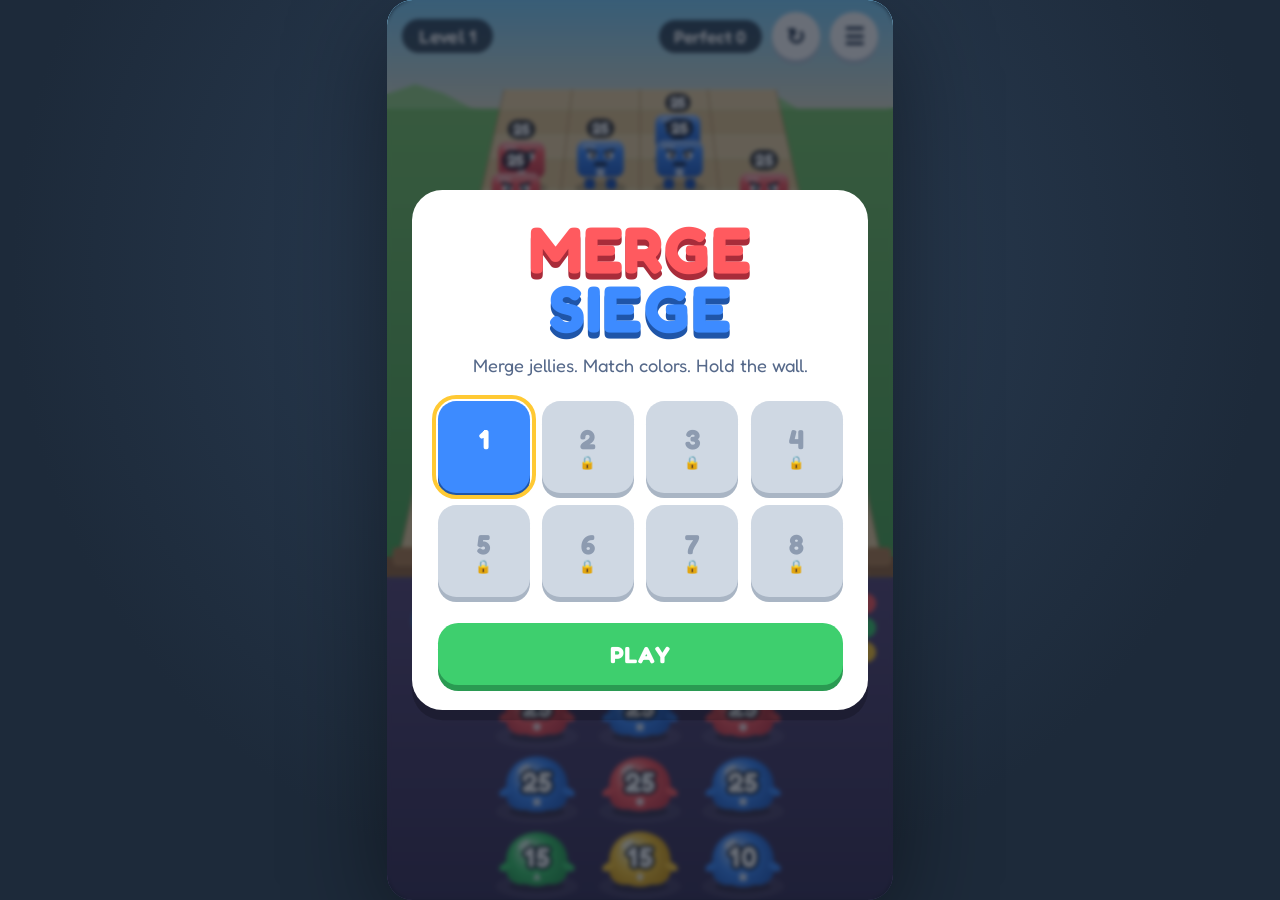
<file: merge-siege/index.html>
<!doctype html><html><head><meta charset=utf8><meta name=viewport content="width=device-width,initial-scale=1,viewport-fit=cover"><style>:root{color-scheme:light;box-sizing:border-box;padding-top:env(safe-area-inset-top,0px);padding-bottom:env(safe-area-inset-bottom,0px)}html{scroll-padding-top:env(safe-area-inset-top,0px)}body{margin:0;padding:0;font:14px -apple-system,BlinkMacSystemFont,sans-serif;background:#faf9f5;color:#141413}img{max-width:100%}[hidden]:not([hidden=until-found i]){display:none!important}</style></head><body>
<title>Merge Siege</title>
<link rel="preconnect" href="https://fonts.googleapis.com">
<link rel="stylesheet" href="https://fonts.googleapis.com/css2?family=Fredoka:wght@500;600;700&display=swap">
<style>
  [hidden] { display: none !important; }
  html, body { height: 100%; margin: 0; }
  body {
    background: #1d2a3a;
    background-image: radial-gradient(circle at 50% 30%, #2c4058 0%, #1d2a3a 70%);
    color: #fff;
    font-family: "Fredoka", "Trebuchet MS", system-ui, sans-serif;
    display: flex; align-items: center; justify-content: center;
    overflow: hidden; user-select: none; -webkit-user-select: none;
    touch-action: none;
  }
  #stage {
    position: relative;
    width: min(100vw, calc(100dvh * 9 / 16));
    aspect-ratio: 9 / 16;
    max-height: 100dvh;
    container-type: inline-size;
    overflow: hidden;
    border-radius: 2cqw;
    box-shadow: 0 2cqw 8cqw rgba(0,0,0,.45);
  }
  canvas { position: absolute; inset: 0; width: 100%; height: 100%; display: block; }

  .hud {
    position: absolute; left: 0; right: 0; top: 0;
    display: flex; align-items: center; gap: 2cqw;
    padding: 2.4cqw 3cqw;
    pointer-events: none;
  }
  .lvl {
    background: rgba(20,30,48,.72); border-radius: 99cqw; padding: 1.2cqw 3.4cqw;
    font-size: 3.6cqw; font-weight: 600; letter-spacing: .02em; white-space: nowrap;
  }
  .lvl b { color: #ffd257; font-weight: 700; }
  .lvl.hard { background: #b3263b; }
  .spacer { flex: 1; }
  .chip {
    background: rgba(20,30,48,.72); border-radius: 99cqw; padding: 1.2cqw 3cqw;
    font-size: 3.4cqw; font-weight: 600; white-space: nowrap; font-variant-numeric: tabular-nums;
  }
  .chip.freeze { background: #2f8fd6; }
  .hbtn {
    pointer-events: auto; border: 0; cursor: pointer;
    width: 9.5cqw; height: 9.5cqw; border-radius: 50%;
    background: #fff; color: #24344b; font: 700 4.6cqw "Fredoka", sans-serif;
    box-shadow: 0 .8cqw 0 #b9c6d6;
    display: grid; place-items: center;
  }
  .hbtn:active { transform: translateY(.6cqw); box-shadow: 0 .2cqw 0 #b9c6d6; }
  .hbtn:focus-visible, .btn:focus-visible, .lchip:focus-visible { outline: .8cqw solid #ffd257; outline-offset: .6cqw; }

  .tip {
    position: absolute; left: 50%; top: 40%; transform: translateX(-50%);
    width: 84%; text-align: center;
    background: rgba(255,255,255,.94); color: #24344b;
    border-radius: 4cqw; padding: 2.6cqw 4cqw;
    font-size: 3.9cqw; font-weight: 600; line-height: 1.25;
    box-shadow: 0 1.2cqw 0 rgba(0,0,0,.18);
    pointer-events: none;
    transition: opacity .3s;
  }
  .tip small { display: block; font-size: 3cqw; color: #6a7d96; font-weight: 500; margin-top: .8cqw; }

  .overlay {
    position: absolute; inset: 0; display: grid; place-items: center;
    background: rgba(14,22,36,.62); backdrop-filter: blur(2px);
  }
  .card {
    width: 80%; background: #fff; color: #24344b; border-radius: 6cqw;
    padding: 6cqw 5cqw 5cqw; text-align: center;
    box-shadow: 0 2cqw 0 rgba(0,0,0,.2);
    animation: pop .35s cubic-bezier(.2,1.6,.4,1);
  }
  @keyframes pop { from { transform: scale(.7); opacity: 0; } to { transform: scale(1); opacity: 1; } }
  .card h2 { margin: 0 0 1cqw; font-size: 8cqw; line-height: 1; letter-spacing: .01em; text-wrap: balance; }
  .card h2.win { color: #2aa55a; }
  .card h2.lose { color: #d8364a; }
  .card p { margin: 1.5cqw 0 4cqw; font-size: 3.8cqw; color: #56698a; line-height: 1.35; }
  .stars { font-size: 10cqw; letter-spacing: 1cqw; color: #ffc933; margin: 1cqw 0 2cqw; }
  .stars .off { color: #dfe5ee; }
  .stats { display: grid; grid-template-columns: 1fr 1fr 1fr; gap: 2cqw; margin: 0 0 5cqw; }
  .stats div { background: #f1f5fa; border-radius: 3cqw; padding: 2cqw 1cqw; font-size: 3cqw; color: #6a7d96; }
  .stats b { display: block; font-size: 5.4cqw; color: #24344b; font-variant-numeric: tabular-nums; }
  .btns { display: grid; gap: 2.6cqw; }
  .btn {
    border: 0; cursor: pointer; border-radius: 4cqw; padding: 3.4cqw 4cqw;
    font: 700 4.6cqw "Fredoka", sans-serif; letter-spacing: .02em;
    background: #3ecf6e; color: #fff; box-shadow: 0 1.2cqw 0 #28995050;
    box-shadow: 0 1.2cqw 0 #2a9a52;
  }
  .btn:active { transform: translateY(.8cqw); box-shadow: 0 .4cqw 0 #2a9a52; }
  .btn.ad { background: #ffb020; box-shadow: 0 1.2cqw 0 #c98400; }
  .btn.ad::before { content: "AD"; font-size: 2.8cqw; background: rgba(0,0,0,.2); border-radius: 1.4cqw; padding: .4cqw 1.4cqw; margin-right: 2cqw; vertical-align: middle; }
  .btn.ghost { background: #e8eef5; color: #56698a; box-shadow: 0 1.2cqw 0 #c7d2df; }
  .btn[disabled] { opacity: .45; pointer-events: none; }

  .title h1 {
    margin: 0; font-size: 13cqw; line-height: .9; color: #ff5a5f;
    text-shadow: 0 1.2cqw 0 #a82c3a; letter-spacing: .01em;
  }
  .title h1 span { color: #3d8bff; text-shadow: 0 1.2cqw 0 #1f55a8; }
  .title .sub { font-size: 3.6cqw; color: #56698a; margin: 3cqw 0 5cqw; }
  .levels { display: grid; grid-template-columns: repeat(4, 1fr); gap: 2.4cqw; margin-bottom: 5cqw; }
  .lchip {
    border: 0; cursor: pointer; aspect-ratio: 1; border-radius: 3.6cqw;
    background: #3d8bff; color: #fff; font: 700 5.4cqw "Fredoka", sans-serif;
    box-shadow: 0 1cqw 0 #1f55a8; display: grid; place-items: center; line-height: 1;
    padding: 0;
  }
  .lchip small { display: block; font-size: 2.6cqw; color: #ffd257; letter-spacing: .1em; margin-top: .6cqw; }
  .lchip.hard { background: #d8364a; box-shadow: 0 1cqw 0 #8e1f2d; }
  .lchip.locked { background: #cfd8e3; box-shadow: 0 1cqw 0 #a9b5c4; color: #8d9bb0; cursor: default; }
  .lchip.current { outline: .8cqw solid #ffc933; outline-offset: .5cqw; }

  #debug {
    position: absolute; right: 2cqw; top: 14cqw; width: 50%;
    background: rgba(10,16,28,.88); color: #bfe3ff;
    font: 500 2.6cqw ui-monospace, Menlo, Consolas, monospace; line-height: 1.4;
    border-radius: 2cqw; padding: 2cqw 2.4cqw; white-space: pre-wrap;
  }
  #debug button { font: inherit; margin-top: 1.4cqw; border: 0; border-radius: 1cqw; padding: 1cqw 2cqw; cursor: pointer; background: #ffd257; color: #24344b; }
  @media (prefers-reduced-motion: reduce) { .card { animation: none; } }
</style>
<div id="stage">
  <canvas id="cv" width="540" height="960"></canvas>

  <div class="hud">
    <div class="lvl" id="hudLevel">Level 1</div>
    <div class="chip freeze" id="hudFreeze" hidden>Frozen 3</div>
    <div class="spacer"></div>
    <div class="chip" id="hudPerfect">Perfect 0</div>
    <button class="hbtn" id="btnRestart" aria-label="Restart level" title="Restart">&#8635;</button>
    <button class="hbtn" id="btnMenu" aria-label="Level select" title="Levels">&#9776;</button>
  </div>

  <div class="tip" id="tip" hidden></div>

  <div class="overlay" id="ovTitle">
    <div class="card title">
      <h1>MERGE<br><span>SIEGE</span></h1>
      <div class="sub">Merge jellies. Match colors. Hold the wall.</div>
      <div class="levels" id="levelGrid"></div>
      <div class="btns"><button class="btn" id="btnPlay">PLAY</button></div>
    </div>
  </div>

  <div class="overlay" id="ovResult" hidden>
    <div class="card" id="resultCard"></div>
  </div>

  <div id="debug" hidden></div>
</div>

<script>
"use strict";
/* =====================================================================
   MERGE SIEGE  -  turn-based lane merge prototype
   Every action advances the enemies one step, except:
     - an EXACT kill (damage lands on exactly 0 overflow)  -> free action
     - boosters                                             -> free action
   Level data is at the top. Logic is pure (works on a state object) so
   the debug bot can simulate thousands of playouts for difficulty tuning.
   ===================================================================== */

// ---------------------------------------------------------------- DATA
const COLORS = {
  R: { name: "RED",    fill: "#ff5a5f", dark: "#c22f3f", light: "#ffb3b0" },
  B: { name: "BLUE",   fill: "#3d8bff", dark: "#1f55b8", light: "#a9ccff" },
  G: { name: "GREEN",  fill: "#3ecf6e", dark: "#1f8f45", light: "#b5f2c7" },
  Y: { name: "YELLOW", fill: "#ffc933", dark: "#c98a00", light: "#fff0b0" },
  W: { name: "RAINBOW",fill: "#ffffff", dark: "#8a6bd1", light: "#ffffff" },
};

/* Lane strings: tokens from the wall outward. "_" is an empty row.
   Enemy token: <color><hp>[A<armor>][B]   e.g. R25, B50A40 (armored), R150B (boss, moves every 2nd step)
   Queue tokens: <color><value>, W = rainbow jelly (matches any color).
   The first 9 queue entries fill the grid. */
const LEVELS = [
  { name: "First Contact",
    tip: "Drag a jelly onto a lane whose front enemy has the same color.",
    tip2: "Exact kills are FREE. Enemies only step forward when you waste damage.",
    lanes: ["_ _ _ _ _ R25 R25", "_ _ _ _ _ _ B25", "_ _ _ _ _ _ B25 B25", "_ _ _ _ _ R25"],
    queue: "R25 B25 R25 B25 R25 B25 G15 Y15 B10 R10 G10 Y10" },

  { name: "Stronger Together",
    tip: "Drop a jelly onto another of the same color to merge. Numbers add up.",
    tip2: "Every merge costs one step. Plan them.",
    lanes: ["_ _ _ _ _ _ _ R50", "_ _ _ _ _ _ _ _ B50", "_ _ _ _ _ _ _ _ G50", "_ _ _ _ _ _ _ Y60"],
    queue: "R25 B25 G25 R25 B25 G25 Y30 Y15 Y15 R10 B10 G10 Y20 R15" },

  { name: "Pierce",
    tip: "Leftover damage pierces into the next enemy of the same color.",
    tip2: "One big merge can clear a whole lane for free.",
    lanes: ["_ _ _ _ R25 R25 R25", "_ _ _ _ _ B20 B20", "_ _ _ _ _ G30 G30 G30", "_ _ _ _ _ Y40"],
    queue: "R30 R45 B15 B25 G40 G50 Y25 Y15 G10 R10 B10 Y10 R20 G20" },

  { name: "Bench Press",
    tip: "Park a jelly on the bench to free a grid cell. The bench has 3 slots.",
    tip2: "A full bench and a stuck grid means game over.",
    lanes: ["_ _ _ _ B25 R25 B25", "_ _ _ _ _ Y30 G30", "_ _ _ _ R40 R40", "_ _ _ _ _ G25 Y25 G25"],
    queue: "B25 G20 Y30 R20 R20 Y10 G10 B15 Y15 R40 B10 G25 R15 G30 Y25 B25 R10 Y20 G15" },

  { name: "Crowd Control",
    tip: "Four busy lanes. Look for chains of the same color.",
    lanes: ["_ _ _ _ _ R20 R20 B30 B30", "_ _ _ _ _ _ G45 G15", "_ _ _ _ _ Y25 Y25 Y25 R35", "_ _ _ _ _ _ B40 G20 G20"],
    queue: "R15 G30 Y40 B25 R25 G15 Y35 B15 G40 B30 R35 Y10 B30 G20 R10 Y15 B20 G10 R20 Y20 B10" },

  { name: "Rainbow",
    tip: "Rainbow jellies match any color. Merge them into anything.",
    lanes: ["_ _ _ _ _ _ _ _ G35 G35 R30", "_ _ _ _ _ _ _ B55 Y20", "_ _ _ _ _ _ _ _ R25 R25 R25 R25", "_ _ _ _ _ _ _ Y45 B35"],
    queue: "W20 G30 R40 B35 Y25 R35 G20 W15 Y20 B20 R25 Y30 G20 B25 R30 W10 Y10 G15 B10 R10" },

  { name: "Iron Guards", hard: true,
    tip: "Armored enemies ignore hits below their armor number.",
    tip2: "HARD LEVEL",
    lanes: ["_ _ _ _ _ _ R60A40 R20", "_ _ _ _ _ B30 B30 G50A50", "_ _ _ _ _ _ _ Y70A50", "_ _ _ _ _ G25 G25 R40A30"],
    queue: "R30 B20 Y35 G25 R25 B40 G20 Y20 R15 G30 Y15 B10 G25 R25 Y20 G20 B15 R25 G15 Y10 R20" },

  { name: "Big Red", hard: true, boss: true,
    tip: "BOSS. Big Red moves every second step. Clear the escorts, then go big.",
    tip2: "SUPER HARD",
    lanes: ["_ _ _ _ B35 B25 Y30", "_ _ _ _ _ R150B", "_ _ _ Y40 G25 G25", "_ _ _ _ G45 B20 B20"],
    queue: "R45 B20 Y30 R40 G25 B15 Y25 G20 R35 B25 G25 Y15 R30 G25 B20 Y10 B20 G10 R20 Y20 B10 G20 R25 Y15" },
];

const TRACK = 10;        // visible rows between spawn and the wall
const GRID_N = 9;
const BENCH_N = 3;
const START_BOOSTERS = { freeze: 1, hammer: 1 };

// ---------------------------------------------------------------- PURE LOGIC
let uid = 1;
function parseJelly(tok) {
  const m = /^([RGBYW])(\d+)$/.exec(tok);
  if (!m) throw new Error("bad jelly token " + tok);
  return { id: uid++, color: m[1], value: +m[2] };
}
function parseLane(str, laneIdx) {
  const out = [];
  const toks = str.trim() ? str.trim().split(/\s+/) : [];
  toks.forEach((tok, i) => {
    if (tok === "_") return;
    const m = /^([RGBY])(\d+)(?:A(\d+))?(B)?$/.exec(tok);
    if (!m) throw new Error("bad enemy token " + tok);
    out.push({ id: uid++, lane: laneIdx, color: m[1], hp: +m[2], maxHp: +m[2],
      armor: m[3] ? +m[3] : 0, boss: !!m[4], slow: !!m[4], tick: 0, dist: i + 1 });
  });
  return out;
}
function newState(levelIdx) {
  const L = LEVELS[levelIdx];
  const s = {
    levelIdx, lanes: L.lanes.map(parseLane),
    queue: L.queue.trim().split(/\s+/).map(parseJelly), qpos: 0,
    grid: new Array(GRID_N).fill(null), bench: new Array(BENCH_N).fill(null),
    steps: 0, actions: 0, perfects: 0, freeze: 0,
    boosters: { ...START_BOOSTERS }, boostersUsed: 0, revives: 0,
    status: "play", reason: null,
  };
  refill(s);
  return s;
}
function clone(s) { return JSON.parse(JSON.stringify(s)); }
function refill(s) {
  for (let i = 0; i < GRID_N; i++) {
    if (!s.grid[i] && s.qpos < s.queue.length) s.grid[i] = s.queue[s.qpos++];
  }
}
function getJ(s, ref) { return ref.zone === "grid" ? s.grid[ref.i] : s.bench[ref.i]; }
function setJ(s, ref, v) { if (ref.zone === "grid") s.grid[ref.i] = v; else s.bench[ref.i] = v; }
function enemiesLeft(s) { return s.lanes.reduce((n, l) => n + l.length, 0); }

function validate(s, a) {
  if (s.status !== "play") return { ok: false, reason: "" };
  if (a.type === "freeze") return s.boosters.freeze > 0 ? { ok: true } : { ok: false, reason: "No Freeze left" };
  if (a.type === "hammer") {
    if (s.boosters.hammer <= 0) return { ok: false, reason: "No Hammer left" };
    return s.lanes[a.lane] && s.lanes[a.lane].length ? { ok: true } : { ok: false, reason: "Empty lane" };
  }
  const j = getJ(s, a.src);
  if (!j) return { ok: false, reason: "" };
  if (a.type === "fire") {
    const lane = s.lanes[a.lane];
    if (!lane || !lane.length) return { ok: false, reason: "Empty lane" };
    const f = lane[0];
    if (j.color !== "W" && j.color !== f.color) return { ok: false, reason: "Needs " + COLORS[f.color].name };
    if (f.armor && j.value < f.armor) return { ok: false, reason: "Armor " + f.armor + "!" };
    return { ok: true };
  }
  if (a.type === "merge") {
    if (a.dst.zone === a.src.zone && a.dst.i === a.src.i) return { ok: false, reason: "" };
    const d = getJ(s, a.dst);
    if (!d) return { ok: false, reason: "" };
    if (j.color !== "W" && d.color !== "W" && j.color !== d.color) return { ok: false, reason: "Colors differ" };
    return { ok: true };
  }
  if (a.type === "park") {
    if (a.src.zone !== "grid") return { ok: false, reason: "" };
    if (s.bench[a.slot]) return { ok: false, reason: "Slot taken" };
    if (a.slot >= s.bench.length) return { ok: false, reason: "" };
    return { ok: true };
  }
  return { ok: false, reason: "?" };
}

function advance(s) {
  if (s.freeze > 0) { s.freeze--; return { frozen: true }; }
  for (const lane of s.lanes) {
    lane.forEach((e, i) => {
      let nd = e.dist - 1;
      if (e.slow) { e.tick ^= 1; if (!e.tick) nd = e.dist; }
      if (i > 0) nd = Math.max(nd, lane[i - 1].dist + 1);
      e.dist = nd;
    });
  }
  return { frozen: false };
}

function listActions(s, withBoosters) {
  const acts = [];
  const refs = [];
  for (let i = 0; i < GRID_N; i++) if (s.grid[i]) refs.push({ zone: "grid", i });
  for (let i = 0; i < s.bench.length; i++) if (s.bench[i]) refs.push({ zone: "bench", i });
  for (const r of refs) {
    for (let l = 0; l < s.lanes.length; l++) { const a = { type: "fire", src: r, lane: l }; if (validate(s, a).ok) acts.push(a); }
    for (const d of refs) { const a = { type: "merge", src: r, dst: d }; if (validate(s, a).ok) acts.push(a); }
    if (r.zone === "grid") {
      const slot = s.bench.findIndex(b => !b);
      if (slot >= 0) acts.push({ type: "park", src: r, slot });
    }
  }
  if (withBoosters) {
    if (s.boosters.freeze > 0) acts.push({ type: "freeze" });
    if (s.boosters.hammer > 0) for (let l = 0; l < s.lanes.length; l++) if (s.lanes[l].length) acts.push({ type: "hammer", lane: l });
  }
  return acts;
}

/* Applies an action. Returns an event object describing what happened (for animation). */
function apply(s, a) {
  const v = validate(s, a);
  if (!v.ok) return { ok: false, reason: v.reason };
  const ev = { ok: true, type: a.type, free: false, hits: [], kills: [], overflow: 0, exact: false };
  s.actions++;
  if (a.type === "freeze") { s.boosters.freeze--; s.boostersUsed++; s.freeze += 3; ev.free = true; }
  else if (a.type === "hammer") {
    s.boosters.hammer--; s.boostersUsed++;
    const e = s.lanes[a.lane].shift(); ev.kills.push({ ...e }); ev.lane = a.lane; ev.free = true;
  }
  else {
    const j = getJ(s, a.src);
    ev.jelly = { ...j };
    setJ(s, a.src, null);
    if (a.type === "fire") {
      ev.lane = a.lane;
      const lane = s.lanes[a.lane];
      let val = j.value; const hitColor = j.color === "W" ? lane[0].color : j.color;
      let lastKilled = false;
      while (val > 0 && lane.length) {
        const e = lane[0];
        if (e.color !== hitColor) break;
        if (e.armor && val < e.armor) break;
        const dmg = Math.min(val, e.hp);
        e.hp -= dmg; val -= dmg;
        ev.hits.push({ id: e.id, dmg, lane: a.lane, dist: e.dist });
        if (e.hp <= 0) { ev.kills.push({ ...e }); lane.shift(); lastKilled = true; }
        else { lastKilled = false; break; }
      }
      ev.overflow = val;
      ev.exact = val === 0 && lastKilled;
      if (ev.exact) { ev.free = true; s.perfects++; }
    } else if (a.type === "merge") {
      const d = getJ(s, a.dst);
      d.value += j.value;
      if (d.color === "W") d.color = j.color;
      ev.result = { ...d };
    } else if (a.type === "park") {
      s.bench[a.slot] = j;
    }
    refill(s);
  }
  if (enemiesLeft(s) === 0) { s.status = "won"; return ev; }
  if (!ev.free) {
    s.steps++;
    const r = advance(s); ev.frozen = r.frozen;
    if (s.lanes.some(l => l.length && l[0].dist <= 0)) { s.status = "lost"; s.reason = "breach"; return ev; }
  }
  if (!listActions(s, false).length) {
    if (s.boosters.hammer > 0) ev.stuckWithBooster = true;
    else {
      const anyJ = s.grid.some(Boolean) || s.bench.some(Boolean);
      s.status = "lost"; s.reason = anyJ ? "stuck" : "empty";
    }
  }
  return ev;
}

function revive(s) {
  s.revives++;
  if (s.reason === "breach") { for (const l of s.lanes) for (const e of l) e.dist += 3; }
  else {
    // stuck / out of jellies: extra bench slot plus two rainbow jellies
    s.bench.push(null);
    s.queue.splice(s.qpos, 0, { id: uid++, color: "W", value: 25 }, { id: uid++, color: "W", value: 25 });
    refill(s);
    for (let i = 0; i < s.bench.length && s.qpos < s.queue.length; i++) if (!s.bench[i]) s.bench[i] = s.queue[s.qpos++];
  }
  s.status = "play"; s.reason = null;
}

// ---------------------------------------------------------------- BOT (difficulty tuning)
function botPlayout(levelIdx, rng) {
  const s = newState(levelIdx);
  let guard = 200;
  while (s.status === "play" && guard--) {
    const acts = listActions(s, false);
    if (!acts.length) break;
    const w = acts.map(a => {
      if (a.type === "fire") {
        const t = clone(s); const e = apply(t, a);
        return e.exact ? 12 : (e.kills.length ? 4 : 1.5);
      }
      if (a.type === "merge") return 2;
      return 0.6;
    });
    let r = rng() * w.reduce((x, y) => x + y, 0), k = 0;
    while (r > w[k]) { r -= w[k]; k++; }
    apply(s, acts[Math.min(k, acts.length - 1)]);
  }
  return s.status === "won";
}
function solve(levelIdx, beam = 250) {
  // Beam search over whole actions (no boosters). "win found" is a real proof of solvability;
  // "no win found" means the search did not find one, so treat it as a strong warning, not proof.
  const key = s => JSON.stringify([s.grid.map(j => j && j.color + j.value), s.bench.map(j => j && j.color + j.value), s.qpos,
    s.lanes.map(l => l.map(e => e.color + e.hp + ":" + e.dist + e.tick)), s.freeze]);
  const score = s => {
    let hp = 0, danger = 0;
    for (const l of s.lanes) { for (const e of l) hp += e.hp; if (l.length) danger += Math.max(0, 6 - l[0].dist) ** 2; }
    const t = exactTargets(s); let match = 0;
    for (const j of [...s.grid, ...s.bench]) if (j && t.has(j.color + j.value)) match++;
    return -hp - danger * 6 + match * 25;
  };
  let layer = [newState(levelIdx)], nodes = 0;
  for (let depth = 0; depth < 80 && layer.length; depth++) {
    const next = new Map();
    for (const st of layer) for (const a of listActions(st, false)) {
      const t = clone(st); apply(t, a); nodes++;
      if (t.status === "won") return { solvable: true, nodes, depth: depth + 1 };
      if (t.status !== "play") continue;
      const k = key(t); if (!next.has(k)) next.set(k, t);
    }
    layer = [...next.values()].map(t => [score(t), t]).sort((a, b) => b[0] - a[0]).slice(0, beam).map(x => x[1]);
  }
  return { solvable: false, nodes };
}
function exactTargets(s) {
  // values that would kill a same-color run at the front of a lane with zero overflow
  const set = new Set();
  for (const lane of s.lanes) {
    let sum = 0;
    for (const e of lane) { if (e.color !== lane[0].color) break; sum += e.hp; set.add(e.color + sum); }
  }
  return set;
}
function mulberry(a) { return () => { a |= 0; a = a + 0x6D2B79F5 | 0; let t = Math.imul(a ^ a >>> 15, 1 | a); t = t + Math.imul(t ^ t >>> 7, 61 | t) ^ t; return ((t ^ t >>> 14) >>> 0) / 4294967296; }; }
function botWinRate(levelIdx, n = 400) { const rng = mulberry(1234 + levelIdx); let w = 0; for (let i = 0; i < n; i++) if (botPlayout(levelIdx, rng)) w++; return w / n; }

// ---------------------------------------------------------------- VIEW / LAYOUT
const W = 540, H = 960;
const FAR_Y = 118, NEAR_Y = 588, WALL_Y = 600;
const NEAR_HALF = 256, FAR_HALF = 150, PERSP = 1.0;
const BENCH_Y = 662, BENCH_X = [196, 270, 344, 418];
const GRID_Y = [760, 840, 920], GRID_X = [160, 270, 380];
const BOOST = { freeze: { x: 52, y: 662 }, hammer: { x: 114, y: 662 } };
const QUEUE_X = 478;

const cv = document.getElementById("cv");
const ctx = cv.getContext("2d");
function resizeCanvas() {
  const r = cv.getBoundingClientRect();
  const dpr = Math.min(window.devicePixelRatio || 1, 2.5);
  cv.width = Math.round(r.width * dpr); cv.height = Math.round(r.height * dpr);
}
function persp(dist) { const t = Math.max(0, Math.min(1.25, dist / TRACK)); return t * (1 + PERSP) / (1 + PERSP * t); }
function laneGeom(lane, dist) {
  const p = persp(dist);
  const y = NEAR_Y - (NEAR_Y - FAR_Y) * p;
  const half = NEAR_HALF + (FAR_HALF - NEAR_HALF) * p;
  const lw = 2 * half / 4;
  return { x: W / 2 - half + lw * (lane + 0.5), y, s: 1 - 0.4 * p, half, lw };
}
function laneAt(x, y) {
  if (y > WALL_Y + 20 || y < FAR_Y - 60) return -1;
  const p = Math.max(0, Math.min(1, (NEAR_Y - y) / (NEAR_Y - FAR_Y)));
  const half = NEAR_HALF + (FAR_HALF - NEAR_HALF) * p;
  const l = Math.floor((x - (W / 2 - half)) / (2 * half / 4));
  return l >= 0 && l < 4 ? l : -1;
}
function refPos(ref) {
  if (ref.zone === "grid") return { x: GRID_X[ref.i % 3], y: GRID_Y[Math.floor(ref.i / 3)], r: 33 };
  return { x: BENCH_X[ref.i], y: BENCH_Y, r: 26 };
}

// ---------------------------------------------------------------- GAME RUNTIME
let S = null;            // live state
let progress = { unlocked: 1, stars: {} };
try { const p = JSON.parse(localStorage.getItem("mergeSiege.progress") || "null"); if (p) progress = p; } catch (e) {}
function saveProgress() { try { localStorage.setItem("mergeSiege.progress", JSON.stringify(progress)); } catch (e) {} }

const view = {
  rd: new Map(),       // enemy id -> render dist
  disp: new Map(),     // enemy id -> displayed hp
  ghosts: [],          // dying enemies {e, until}
  particles: [], texts: [], shots: [],
  squish: new Map(),   // jelly id -> time
  shake: new Map(),    // jelly id -> time
  holdUntil: 0, busyUntil: 0,
  drag: null, sel: null, hammerArmed: false,
  debug: false, time: 0, tipShownAt: 0, wallFlash: 0,
};

function startLevel(i) {
  S = newState(i);
  view.rd.clear(); view.disp.clear(); view.ghosts = []; view.particles = []; view.texts = []; view.shots = [];
  view.sel = null; view.drag = null; view.hammerArmed = false;
  for (const l of S.lanes) for (const e of l) { view.rd.set(e.id, e.dist + 4); view.disp.set(e.id, e.hp); }
  const L = LEVELS[i];
  const lv = document.getElementById("hudLevel");
  lv.innerHTML = `Level ${i + 1} <b>${L.hard ? (L.boss ? "BOSS" : "HARD") : ""}</b>`;
  lv.classList.toggle("hard", !!L.hard);
  showTip(L.tip, L.tip2 && !L.hard ? L.tip2 : "");
  document.getElementById("ovResult").hidden = true;
  document.getElementById("ovTitle").hidden = true;
  updateHud();
}
function showTip(text, small) {
  const t = document.getElementById("tip");
  t.innerHTML = text + (small ? `<small>${small}</small>` : "");
  t.hidden = false; t.style.opacity = 1; view.tipShownAt = performance.now();
}
function hideTip() { const t = document.getElementById("tip"); t.style.opacity = 0; setTimeout(() => (t.hidden = true), 300); }
function updateHud() {
  document.getElementById("hudPerfect").textContent = "Perfect " + S.perfects;
  const f = document.getElementById("hudFreeze");
  f.hidden = !S.freeze; f.textContent = "Frozen " + S.freeze;
}

function now() { return performance.now(); }
function float(x, y, text, color, size = 26, life = 900) { view.texts.push({ x, y, text, color, size, t0: now(), life }); }
function burst(x, y, color, n = 16, spread = 1) {
  for (let i = 0; i < n; i++) {
    const a = Math.random() * Math.PI * 2, sp = (2 + Math.random() * 5) * spread;
    view.particles.push({ x, y, vx: Math.cos(a) * sp, vy: Math.sin(a) * sp - 3, life: 500 + Math.random() * 400, t0: now(), color, size: 4 + Math.random() * 6 });
  }
}

function doAction(a) {
  if (now() < view.busyUntil) return;
  const pre = clone(S);
  const srcPos = a.src ? refPos(a.src) : null;
  const ev = apply(S, a);
  if (!ev.ok) {
    if (ev.reason) {
      const p = a.src ? refPos(a.src) : { x: W / 2, y: 400 };
      float(p.x, p.y - 40, ev.reason, "#ff6b6b", 22);
      const j = a.src && getJ(S, a.src); if (j) view.shake.set(j.id, now());
    }
    return;
  }
  hideTip();
  const t = now();
  if (a.type === "fire") {
    const front = pre.lanes[a.lane][0];
    const g = laneGeom(a.lane, view.rd.get(front.id) ?? front.dist);
    const col = ev.jelly.color === "W" ? front.color : ev.jelly.color;
    view.shots.push({ from: srcPos, to: { x: g.x, y: g.y - 30 * g.s }, t0: t, dur: 260, color: col, value: ev.jelly.value, jcolor: ev.jelly.color });
    view.busyUntil = t + 280; view.holdUntil = t + 420;
    // keep killed enemies visible until impact
    ev.kills.forEach((e, k) => view.ghosts.push({ e, until: t + 260 + k * 90, rd: view.rd.get(e.id) ?? e.dist }));
    setTimeout(() => {
      ev.hits.forEach((h, k) => setTimeout(() => {
        const rd = view.rd.get(h.id) ?? h.dist; const gg = laneGeom(h.lane, rd);
        view.disp.set(h.id, Math.max(0, (view.disp.get(h.id) ?? 0) - h.dmg));
        burst(gg.x, gg.y - 30 * gg.s, COLORS[col].fill, 14, gg.s);
        float(gg.x, gg.y - 70 * gg.s, "-" + h.dmg, "#fff", 24 * Math.max(.7, gg.s));
      }, k * 90));
      const last = ev.hits.length ? (ev.hits.length - 1) * 90 : 0;
      setTimeout(() => {
        if (ev.exact) { float(W / 2, 360, "PERFECT!", "#ffd257", 46, 1100); float(W / 2, 404, "free move", "#ffffff", 22, 1100); }
        else if (ev.overflow > 0) { const gg = laneGeom(a.lane, 1.5); float(gg.x, gg.y - 70, "wasted " + ev.overflow, "#ffb3b0", 20); }
        if (ev.kills.length >= 2) float(W / 2, 300, ev.kills.length + "x PIERCE", "#b5f2c7", 34, 1000);
      }, last + 40);
    }, 260);
  } else if (a.type === "merge") {
    const dp = refPos(a.dst);
    view.shots.push({ from: srcPos, to: dp, t0: t, dur: 180, color: ev.jelly.color, value: ev.jelly.value, jcolor: ev.jelly.color, merge: true });
    view.busyUntil = t + 200; view.holdUntil = t + 260;
    setTimeout(() => { burst(dp.x, dp.y, ev.result.color === "W" ? "#fff" : COLORS[ev.result.color].fill, 18); view.squish.set(ev.result.id, now()); float(dp.x, dp.y - 50, "= " + ev.result.value, "#fff", 26); }, 180);
  } else if (a.type === "park") {
    view.shots.push({ from: srcPos, to: refPos({ zone: "bench", i: a.slot }), t0: t, dur: 160, color: ev.jelly.color, value: ev.jelly.value, jcolor: ev.jelly.color, merge: true });
    view.busyUntil = t + 170; view.holdUntil = t + 200;
  } else if (a.type === "hammer") {
    const e = ev.kills[0]; const g = laneGeom(a.lane, view.rd.get(e.id) ?? e.dist);
    view.ghosts.push({ e, until: t + 150, rd: view.rd.get(e.id) ?? e.dist });
    setTimeout(() => { burst(g.x, g.y - 30 * g.s, "#d9d2c3", 26, 1.4); float(g.x, g.y - 80 * g.s, "SMASH!", "#fff", 32); }, 150);
    view.busyUntil = t + 200;
  } else if (a.type === "freeze") {
    float(W / 2, 360, "FROZEN x3", "#a9ccff", 42, 1100);
    for (const l of S.lanes) for (const e of l) { const g = laneGeom(e.lane, e.dist); burst(g.x, g.y - 20, "#dff0ff", 8, .7); }
  }
  if (!ev.free && ev.frozen) setTimeout(() => float(W / 2, 460, "frozen: no step", "#a9ccff", 20), 300);
  if (ev.stuckWithBooster) setTimeout(() => showTip("No moves left. Use the Hammer."), 400);
  view.sel = null; view.hammerArmed = false;
  updateHud();
  if (S.status !== "play") setTimeout(showResult, S.status === "won" ? 900 : 700);
  if (S.status === "lost" && S.reason === "breach") view.wallFlash = now();
}

function starsFor(s) { return s.revives ? 1 : (s.boostersUsed ? 2 : 3); }
function showResult() {
  const card = document.getElementById("resultCard");
  const L = LEVELS[S.levelIdx];
  if (S.status === "won") {
    const st = starsFor(S);
    const key = S.levelIdx;
    progress.stars[key] = Math.max(progress.stars[key] || 0, st);
    progress.unlocked = Math.max(progress.unlocked, Math.min(LEVELS.length, S.levelIdx + 2));
    saveProgress();
    const last = S.levelIdx >= LEVELS.length - 1;
    card.innerHTML = `
      <h2 class="win">${L.boss ? "BOSS DOWN!" : "WALL HELD!"}</h2>
      <div class="stars">${[1,2,3].map(i => `<span class="${i <= st ? "" : "off"}">&#9733;</span>`).join("")}</div>
      <div class="stats">
        <div><b>${S.steps}</b>steps taken</div>
        <div><b>${S.perfects}</b>perfect kills</div>
        <div><b>${S.actions}</b>actions</div>
      </div>
      <div class="btns">
        ${last ? `<button class="btn" id="rNext">PLAY AGAIN</button>` : `<button class="btn" id="rNext">NEXT LEVEL</button>`}
        <button class="btn ghost" id="rMenu">Levels</button>
      </div>`;
    card.querySelector("#rNext").onclick = () => startLevel(last ? 0 : S.levelIdx + 1);
    card.querySelector("#rMenu").onclick = openTitle;
  } else {
    const msg = { breach: ["WALL BREACHED", "An enemy reached your wall."],
                  stuck: ["NO MOVES", "Your grid and bench are jammed."],
                  empty: ["OUT OF JELLIES", "You ran out of jellies before the enemies ran out."] }[S.reason];
    const reviveLabel = S.reason === "breach" ? "Push enemies back 3" : "+1 bench slot, 2 rainbow jellies";
    card.innerHTML = `
      <h2 class="lose">${msg[0]}</h2>
      <p>${msg[1]}<br>${enemiesLeft(S)} enemies left.</p>
      <div class="btns">
        <button class="btn ad" id="rRevive" ${S.revives ? "disabled" : ""}>${reviveLabel}</button>
        <button class="btn" id="rRetry">RETRY</button>
        <button class="btn ghost" id="rMenu">Levels</button>
      </div>`;
    card.querySelector("#rRevive").onclick = () => {
      revive(S);
      for (const l of S.lanes) for (const e of l) view.disp.set(e.id, e.hp);
      document.getElementById("ovResult").hidden = true;
      float(W / 2, 380, "REVIVED", "#ffd257", 42, 1000);
    };
    card.querySelector("#rRetry").onclick = () => startLevel(S.levelIdx);
    card.querySelector("#rMenu").onclick = openTitle;
  }
  document.getElementById("ovResult").hidden = false;
}

function openTitle() {
  const g = document.getElementById("levelGrid");
  const cur = Math.min(progress.unlocked, LEVELS.length) - 1;
  g.innerHTML = LEVELS.map((L, i) => {
    const locked = i >= progress.unlocked;
    const st = progress.stars[i] || 0;
    const cls = ["lchip", L.hard ? "hard" : "", locked ? "locked" : "", i === cur ? "current" : ""].join(" ");
    return `<button class="${cls}" data-i="${i}" ${locked ? "aria-disabled=true" : ""} aria-label="Level ${i + 1}${L.hard ? " hard" : ""}">
      <span>${i + 1}<small>${locked ? "&#128274;" : "&#9733;".repeat(st) || (L.boss ? "BOSS" : L.hard ? "HARD" : "&nbsp;")}</small></span></button>`;
  }).join("");
  g.querySelectorAll(".lchip").forEach(b => b.onclick = () => { const i = +b.dataset.i; if (i < progress.unlocked) startLevel(i); });
  document.getElementById("btnPlay").onclick = () => startLevel(cur);
  document.getElementById("ovResult").hidden = true;
  document.getElementById("ovTitle").hidden = false;
}

// ---------------------------------------------------------------- INPUT
function toLogical(e) {
  const r = cv.getBoundingClientRect();
  return { x: (e.clientX - r.left) * W / r.width, y: (e.clientY - r.top) * H / r.height };
}
function jellyAt(x, y) {
  const refs = [];
  for (let i = 0; i < GRID_N; i++) refs.push({ zone: "grid", i });
  for (let i = 0; i < S.bench.length; i++) refs.push({ zone: "bench", i });
  for (const r of refs) { const p = refPos(r); if (Math.hypot(x - p.x, y - p.y + 4) < p.r + 12) return r; }
  return null;
}
function benchSlotAt(x, y) {
  for (let i = 0; i < S.bench.length; i++) if (Math.abs(x - BENCH_X[i]) < 34 && Math.abs(y - BENCH_Y) < 36) return i;
  return -1;
}
function boosterAt(x, y) {
  for (const k in BOOST) if (Math.hypot(x - BOOST[k].x, y - BOOST[k].y) < 28) return k;
  return null;
}
const sameRef = (a, b) => a && b && a.zone === b.zone && a.i === b.i;

cv.addEventListener("pointerdown", e => {
  if (!S || S.status !== "play") return;
  cv.setPointerCapture(e.pointerId);
  const p = toLogical(e);
  const b = boosterAt(p.x, p.y);
  if (b) {
    if (S.boosters[b] <= 0) { S.boosters[b]++; float(BOOST[b].x + 30, BOOST[b].y - 40, "+1 (ad)", "#ffd257", 20); return; }
    if (b === "freeze") doAction({ type: "freeze" });
    else { view.hammerArmed = !view.hammerArmed; view.sel = null; if (view.hammerArmed) showTip("Tap a lane to smash its front enemy."); else hideTip(); }
    return;
  }
  if (view.hammerArmed) {
    const l = laneAt(p.x, p.y);
    if (l >= 0) doAction({ type: "hammer", lane: l }); else { view.hammerArmed = false; hideTip(); }
    return;
  }
  const r = jellyAt(p.x, p.y);
  if (r && getJ(S, r)) { view.drag = { src: r, x0: p.x, y0: p.y, x: p.x, y: p.y, moved: false }; return; }
  // taps on non-jelly targets while something is selected
  if (view.sel) {
    const slot = benchSlotAt(p.x, p.y);
    if (slot >= 0 && !S.bench[slot]) { doAction({ type: "park", src: view.sel, slot }); return; }
    const l = laneAt(p.x, p.y);
    if (l >= 0) { doAction({ type: "fire", src: view.sel, lane: l }); return; }
    view.sel = null;
  }
});
cv.addEventListener("pointermove", e => {
  const d = view.drag; if (!d) return;
  const p = toLogical(e); d.x = p.x; d.y = p.y;
  if (Math.hypot(d.x - d.x0, d.y - d.y0) > 9) d.moved = true;
});
cv.addEventListener("pointerup", e => {
  const d = view.drag; view.drag = null; if (!d) return;
  const p = toLogical(e);
  if (d.moved) {
    const r = jellyAt(p.x, p.y);
    if (r && !sameRef(r, d.src) && getJ(S, r)) return doAction({ type: "merge", src: d.src, dst: r });
    const slot = benchSlotAt(p.x, p.y);
    if (slot >= 0 && !S.bench[slot] && d.src.zone === "grid") return doAction({ type: "park", src: d.src, slot });
    const l = laneAt(p.x, p.y);
    if (l >= 0) return doAction({ type: "fire", src: d.src, lane: l });
    return;
  }
  // tap
  if (sameRef(view.sel, d.src)) { view.sel = null; return; }
  if (view.sel) {
    const a = getJ(S, view.sel), b = getJ(S, d.src);
    if (a && b && (a.color === b.color || a.color === "W" || b.color === "W")) return doAction({ type: "merge", src: view.sel, dst: d.src });
  }
  view.sel = d.src; view.squish.set(getJ(S, d.src).id, now());
});
cv.addEventListener("pointercancel", () => (view.drag = null));

document.getElementById("btnRestart").onclick = () => S && startLevel(S.levelIdx);
document.getElementById("btnMenu").onclick = openTitle;
window.addEventListener("keydown", e => {
  if (e.key === "d" || e.key === "D") { view.debug = !view.debug; renderDebug(); }
});
function renderDebug() {
  const el = document.getElementById("debug");
  el.hidden = !view.debug;
  if (!view.debug || !S) return;
  const q = S.queue.slice(S.qpos).map(j => j.color + j.value).join(" ");
  el.innerHTML = `DEBUG (D to close)
level ${S.levelIdx + 1}: ${LEVELS[S.levelIdx].name}
steps ${S.steps}  actions ${S.actions}  freeze ${S.freeze}
boosters F${S.boosters.freeze} H${S.boosters.hammer}
queue left: ${q || "-"}
<span id="botOut">bot: not run</span>
<button id="botBtn">Run solver + 400 bot games</button>`;
  el.querySelector("#botBtn").onclick = () => {
    const out = el.querySelector("#botOut"); out.textContent = "bot: running...";
    setTimeout(() => { const sv = solve(S.levelIdx); const wr = botWinRate(S.levelIdx); out.textContent = `solver: ${sv.solvable ? "win found" : "no win found"} (${sv.nodes} nodes)\nrandom-bot win rate: ${(wr * 100).toFixed(0)}%`; }, 30);
  };
}

// ---------------------------------------------------------------- RENDER
function rr(x, y, w, h, r) { ctx.beginPath(); ctx.roundRect(x, y, w, h, r); }
function drawBackground() {
  // sky
  let g = ctx.createLinearGradient(0, 0, 0, FAR_Y + 40);
  g.addColorStop(0, "#7fd3ff"); g.addColorStop(1, "#ffe2b8");
  ctx.fillStyle = g; ctx.fillRect(0, 0, W, FAR_Y + 40);
  // far hills
  ctx.fillStyle = "#9bd88a";
  ctx.beginPath(); ctx.moveTo(0, FAR_Y + 10);
  for (let x = 0; x <= W; x += 30) ctx.lineTo(x, FAR_Y - 6 - 14 * Math.sin(x * 0.02 + 1) - 8 * Math.sin(x * 0.05));
  ctx.lineTo(W, FAR_Y + 40); ctx.lineTo(0, FAR_Y + 40); ctx.fill();
  // meadow
  g = ctx.createLinearGradient(0, FAR_Y, 0, WALL_Y + 20);
  g.addColorStop(0, "#7cc96a"); g.addColorStop(1, "#4fae55");
  ctx.fillStyle = g; ctx.fillRect(0, FAR_Y - 2, W, WALL_Y + 30 - FAR_Y);
  // road rows
  for (let d = TRACK + 1; d > 0; d--) {
    const a = laneGeom(0, d), b = laneGeom(0, d - 1);
    ctx.fillStyle = d % 2 ? "#f1d6a4" : "#e8c78f";
    ctx.beginPath();
    ctx.moveTo(W / 2 - a.half, a.y); ctx.lineTo(W / 2 + a.half, a.y);
    ctx.lineTo(W / 2 + b.half, b.y); ctx.lineTo(W / 2 - b.half, b.y); ctx.fill();
  }
  // lane dividers
  ctx.strokeStyle = "rgba(160,110,60,.35)"; ctx.lineWidth = 2;
  for (let k = 0; k <= 4; k++) {
    const a = laneGeom(0, TRACK + 1), b = laneGeom(0, 0);
    ctx.beginPath();
    ctx.moveTo(W / 2 - a.half + a.lw * k, a.y); ctx.lineTo(W / 2 - b.half + b.lw * k, b.y); ctx.stroke();
  }
  // lane highlight while aiming
  const aim = currentAim();
  for (let l = 0; l < 4; l++) {
    let col = null;
    if (aim && aim.kind === "jelly") {
      const v = validate(S, { type: "fire", src: aim.src, lane: l });
      const jj = getJ(S, aim.src);
      const tint = jj && jj.color !== "W" ? COLORS[jj.color].fill : "#ffffff";
      if (v.ok) col = tint + "55";
      if (aim.hoverLane === l) col = v.ok ? tint + "99" : "rgba(255,70,80,.3)";
    } else if (aim && aim.kind === "hammer" && S.lanes[l].length) col = "rgba(255,210,87,.35)";
    if (!col) continue;
    const a = laneGeom(l, TRACK + 1), b = laneGeom(l, 0);
    ctx.fillStyle = col; ctx.beginPath();
    ctx.moveTo(a.x - a.lw / 2, a.y); ctx.lineTo(a.x + a.lw / 2, a.y); ctx.lineTo(b.x + b.lw / 2, b.y); ctx.lineTo(b.x - b.lw / 2, b.y); ctx.fill();
  }
  // wall
  const flash = now() - view.wallFlash < 600;
  ctx.fillStyle = flash ? "#ff5a5f" : "#9a6a3f"; ctx.fillRect(0, WALL_Y - 6, W, 22);
  ctx.fillStyle = flash ? "#ffb3b0" : "#b98552";
  for (let x = 6; x < W; x += 36) { rr(x, WALL_Y - 16, 28, 20, 5); ctx.fill(); }
  // lower tray
  g = ctx.createLinearGradient(0, WALL_Y + 16, 0, H);
  g.addColorStop(0, "#5a4a7a"); g.addColorStop(1, "#3b3158");
  ctx.fillStyle = g; ctx.fillRect(0, WALL_Y + 16, W, H - WALL_Y - 16);
}
function currentAim() {
  if (view.hammerArmed) return { kind: "hammer" };
  const d = view.drag;
  if (d && d.moved) return { kind: "jelly", src: d.src, hoverLane: laneAt(d.x, d.y) };
  if (view.sel) return { kind: "jelly", src: view.sel, hoverLane: -1 };
  return null;
}

function drawEnemy(e, rd, alpha = 1) {
  const g = laneGeom(e.lane, rd);
  const base = (e.boss ? 116 : 74) * g.s;
  const c = COLORS[e.color];
  const x = g.x, y = g.y;
  const bob = Math.sin(view.time / 180 + e.id) * 2 * g.s;
  ctx.save(); ctx.globalAlpha = alpha;
  // shadow
  ctx.fillStyle = "rgba(0,0,0,.18)"; ctx.beginPath(); ctx.ellipse(x, y, base * .55, base * .16, 0, 0, 7); ctx.fill();
  const w = base, h = base * .95, top = y - h - 4 * g.s + bob;
  // legs
  ctx.fillStyle = c.dark; rr(x - w * .34, y - h * .22, w * .22, h * .24, 4 * g.s); ctx.fill(); rr(x + w * .12, y - h * .22, w * .22, h * .24, 4 * g.s); ctx.fill();
  // body
  const gr = ctx.createLinearGradient(0, top, 0, top + h);
  gr.addColorStop(0, c.light); gr.addColorStop(.25, c.fill); gr.addColorStop(1, c.dark);
  ctx.fillStyle = gr; rr(x - w / 2, top, w, h * .82, 12 * g.s); ctx.fill();
  if (e.boss) { // horns + spikes
    ctx.fillStyle = c.dark;
    ctx.beginPath(); ctx.moveTo(x - w * .42, top + 6); ctx.lineTo(x - w * .52, top - h * .28); ctx.lineTo(x - w * .22, top + 4); ctx.fill();
    ctx.beginPath(); ctx.moveTo(x + w * .42, top + 6); ctx.lineTo(x + w * .52, top - h * .28); ctx.lineTo(x + w * .22, top + 4); ctx.fill();
  }
  if (e.armor) { // helmet band
    ctx.fillStyle = "#8d99a8"; rr(x - w / 2 - 2, top - 2, w + 4, h * .24, 10 * g.s); ctx.fill();
    ctx.fillStyle = "#c3ccd6"; rr(x - w / 2 + 3, top + 1, w - 6, h * .08, 6 * g.s); ctx.fill();
  }
  // gloss
  ctx.fillStyle = "rgba(255,255,255,.35)"; rr(x - w * .38, top + h * (e.armor ? .28 : .08), w * .28, h * .12, 6 * g.s); ctx.fill();
  // eyes
  const ey = top + h * (e.armor ? .42 : .34);
  for (const sx of [-1, 1]) {
    ctx.fillStyle = "#fff"; ctx.beginPath(); ctx.ellipse(x + sx * w * .18, ey, w * .1, w * .09, 0, 0, 7); ctx.fill();
    ctx.fillStyle = "#1c2230"; ctx.beginPath(); ctx.arc(x + sx * w * .16, ey + w * .02, w * .045, 0, 7); ctx.fill();
    ctx.strokeStyle = "#1c2230"; ctx.lineWidth = Math.max(2, 4 * g.s); ctx.beginPath();
    ctx.moveTo(x + sx * w * .3, ey - w * .12); ctx.lineTo(x + sx * w * .07, ey - w * .06); ctx.stroke();
  }
  // mouth
  ctx.fillStyle = "#1c2230"; rr(x - w * .14, ey + w * .15, w * .28, w * .07, 3 * g.s); ctx.fill();
  // shape icon
  drawShape(e.color, x, top + h * .72, 7 * g.s, "rgba(255,255,255,.75)");
  // hp pill
  const hp = Math.round(view.disp.get(e.id) ?? e.hp);
  const fs = Math.max(13, (e.boss ? 34 : 26) * g.s);
  ctx.font = `700 ${fs}px Fredoka, sans-serif`; ctx.textAlign = "center"; ctx.textBaseline = "middle";
  const tw = ctx.measureText(hp).width;
  const py = top - fs * .75 - (e.boss ? h * .12 : 0);
  ctx.fillStyle = "rgba(20,26,40,.78)"; rr(x - tw / 2 - 8 * g.s, py - fs * .6, tw + 16 * g.s, fs * 1.2, fs * .6); ctx.fill();
  ctx.fillStyle = "#fff"; ctx.fillText(hp, x, py + 1);
  if (e.armor) {
    const bx = x + w * .52, by = top + h * .05;
    ctx.fillStyle = "#5d6b7c"; ctx.beginPath();
    ctx.moveTo(bx, by - 13 * g.s); ctx.lineTo(bx + 12 * g.s, by - 8 * g.s); ctx.lineTo(bx + 10 * g.s, by + 8 * g.s); ctx.lineTo(bx, by + 14 * g.s); ctx.lineTo(bx - 10 * g.s, by + 8 * g.s); ctx.lineTo(bx - 12 * g.s, by - 8 * g.s); ctx.fill();
    ctx.fillStyle = "#fff"; ctx.font = `700 ${Math.max(10, 13 * g.s)}px Fredoka, sans-serif`; ctx.fillText(e.armor, bx, by + 1);
  }
  if (view.debug) { ctx.fillStyle = "#000"; ctx.font = "12px monospace"; ctx.fillText("d" + e.dist, x, y + 10); }
  ctx.restore();
}

function drawShape(color, x, y, r, fill) {
  ctx.fillStyle = fill; ctx.beginPath();
  if (color === "R") ctx.arc(x, y, r, 0, 7);
  else if (color === "B") ctx.rect(x - r * .9, y - r * .9, r * 1.8, r * 1.8);
  else if (color === "G") { ctx.moveTo(x, y - r * 1.1); ctx.lineTo(x + r, y + r * .8); ctx.lineTo(x - r, y + r * .8); }
  else if (color === "Y") { ctx.moveTo(x, y - r * 1.15); ctx.lineTo(x + r, y); ctx.lineTo(x, y + r * 1.15); ctx.lineTo(x - r, y); }
  else { for (let k = 0; k < 10; k++) { const a = -Math.PI / 2 + k * Math.PI / 5, rr2 = k % 2 ? r * .45 : r * 1.1; ctx.lineTo(x + Math.cos(a) * rr2, y + Math.sin(a) * rr2); } }
  ctx.closePath(); ctx.fill();
}

function jellyFill(color, x, y, r) {
  if (color === "W") {
    const g = ctx.createLinearGradient(x - r, y - r, x + r, y + r);
    ["#ff5a5f", "#ffc933", "#3ecf6e", "#3d8bff", "#b36bff"].forEach((c, i) => g.addColorStop(i / 4, c));
    return g;
  }
  const c = COLORS[color];
  const g = ctx.createRadialGradient(x - r * .35, y - r * .5, r * .1, x, y, r * 1.3);
  g.addColorStop(0, c.light); g.addColorStop(.45, c.fill); g.addColorStop(1, c.dark);
  return g;
}
function drawJelly(j, x, y, r, opts = {}) {
  const t = now();
  let sx = 1, sy = 1;
  const sq = view.squish.get(j.id);
  if (sq && t - sq < 450) { const k = (t - sq) / 450; const a = Math.sin(k * Math.PI * 3) * (1 - k) * .18; sx = 1 + a; sy = 1 - a; }
  const sh = view.shake.get(j.id);
  if (sh && t - sh < 350) x += Math.sin((t - sh) / 25) * 6 * (1 - (t - sh) / 350);
  sy *= 1 + Math.sin(view.time / 260 + j.id) * .02;
  ctx.save(); ctx.translate(x, y); ctx.scale(sx * (opts.scale || 1), sy * (opts.scale || 1)); ctx.globalAlpha = opts.alpha ?? 1;
  // shadow
  ctx.fillStyle = "rgba(0,0,0,.25)"; ctx.beginPath(); ctx.ellipse(0, r * .78, r * .9, r * .2, 0, 0, 7); ctx.fill();
  if (opts.glow) { ctx.shadowColor = "#fff"; ctx.shadowBlur = 22; }
  ctx.beginPath();
  ctx.moveTo(-r, 0);
  ctx.bezierCurveTo(-r, -r * 1.3, r, -r * 1.3, r, 0);
  ctx.bezierCurveTo(r * 1.08, r * .55, r * .75, r * .78, r * .38, r * .72);
  ctx.quadraticCurveTo(0, r * .86, -r * .38, r * .72);
  ctx.bezierCurveTo(-r * .75, r * .78, -r * 1.08, r * .55, -r, 0);
  ctx.fillStyle = jellyFill(j.color, 0, 0, r); ctx.fill();
  ctx.shadowBlur = 0;
  if (opts.glow) { ctx.lineWidth = 4; ctx.strokeStyle = "#fff"; ctx.stroke(); }
  // arms
  ctx.fillStyle = j.color === "W" ? "#b36bff" : COLORS[j.color].fill;
  ctx.beginPath(); ctx.ellipse(-r * 1.02, r * .15, r * .22, r * .13, -.5, 0, 7); ctx.fill();
  ctx.beginPath(); ctx.ellipse(r * 1.02, r * .15, r * .22, r * .13, .5, 0, 7); ctx.fill();
  // gloss
  ctx.fillStyle = "rgba(255,255,255,.55)"; ctx.beginPath(); ctx.ellipse(-r * .42, -r * .58, r * .22, r * .12, -.6, 0, 7); ctx.fill();
  // number
  const fs = r * (j.value >= 100 ? .78 : .92);
  ctx.font = `700 ${fs}px Fredoka, sans-serif`; ctx.textAlign = "center"; ctx.textBaseline = "middle";
  ctx.lineWidth = r * .16; ctx.strokeStyle = "rgba(20,26,40,.85)"; ctx.lineJoin = "round";
  ctx.strokeText(j.value, 0, -r * .12); ctx.fillStyle = "#fff"; ctx.fillText(j.value, 0, -r * .12);
  drawShape(j.color, 0, r * .48, r * .13, "rgba(255,255,255,.8)");
  ctx.restore();
}

function drawTray() {
  // bench
  ctx.font = "600 13px Fredoka, sans-serif"; ctx.textAlign = "center"; ctx.textBaseline = "middle";
  ctx.fillStyle = "rgba(255,255,255,.55)"; ctx.fillText("BENCH", BENCH_X[1] + (S.bench.length - 3) * 37, BENCH_Y - 46 + 0);
  for (let i = 0; i < S.bench.length; i++) {
    const x = BENCH_X[i];
    ctx.fillStyle = "#c98e55"; rr(x - 32, BENCH_Y - 4, 64, 34, 10); ctx.fill();
    ctx.fillStyle = "#e3a96b"; rr(x - 32, BENCH_Y - 10, 64, 26, 10); ctx.fill();
    const hi = currentAim() && currentAim().kind === "jelly" && currentAim().src.zone === "grid" && !S.bench[i];
    if (hi) { ctx.strokeStyle = "rgba(255,255,255,.8)"; ctx.lineWidth = 3; ctx.setLineDash([6, 5]); rr(x - 32, BENCH_Y - 10, 64, 40, 10); ctx.stroke(); ctx.setLineDash([]); }
  }
  // boosters
  for (const k in BOOST) {
    const b = BOOST[k], n = S.boosters[k];
    ctx.fillStyle = k === "freeze" ? "#2f8fd6" : "#e0892a";
    if (k === "hammer" && view.hammerArmed) { ctx.shadowColor = "#ffd257"; ctx.shadowBlur = 18; }
    ctx.beginPath(); ctx.arc(b.x, b.y, 25, 0, 7); ctx.fill(); ctx.shadowBlur = 0;
    ctx.fillStyle = "#fff"; ctx.font = "26px sans-serif";
    ctx.fillText(k === "freeze" ? "❄" : "\u{1F528}", b.x, b.y + 1);
    ctx.fillStyle = n ? "#3ecf6e" : "#ffb020"; ctx.beginPath(); ctx.arc(b.x + 18, b.y - 18, 10, 0, 7); ctx.fill();
    ctx.fillStyle = "#fff"; ctx.font = "700 12px Fredoka, sans-serif"; ctx.fillText(n ? n : "+", b.x + 18, b.y - 17);
  }
  // queue preview
  ctx.fillStyle = "rgba(255,255,255,.55)"; ctx.font = "600 13px Fredoka, sans-serif";
  ctx.fillText("NEXT", QUEUE_X + 18, BENCH_Y - 46);
  const nxt = S.queue.slice(S.qpos, S.qpos + 3);
  nxt.forEach((j, k) => {
    const x = QUEUE_X + 18, y = BENCH_Y - 18 + k * 26;
    ctx.fillStyle = j.color === "W" ? jellyFill("W", x, y, 14) : COLORS[j.color].fill;
    rr(x - 26, y - 11, 52, 22, 11); ctx.fill();
    ctx.fillStyle = "#fff"; ctx.font = "700 14px Fredoka, sans-serif"; ctx.fillText(j.value, x, y + 1);
  });
  if (!nxt.length) { ctx.fillStyle = "rgba(255,255,255,.35)"; ctx.font = "600 12px Fredoka"; ctx.fillText("empty", QUEUE_X + 18, BENCH_Y - 10); }
  // grid slots
  for (let i = 0; i < GRID_N; i++) {
    const p = refPos({ zone: "grid", i });
    ctx.fillStyle = "rgba(255,255,255,.07)"; ctx.beginPath(); ctx.ellipse(p.x, p.y + 26, 44, 13, 0, 0, 7); ctx.fill();
  }
  // jellies
  const d = view.drag;
  const drawRef = r => {
    const j = getJ(S, r); if (!j) return;
    const p = refPos(r);
    if (d && d.moved && sameRef(d.src, r)) { drawJelly(j, p.x, p.y, p.r, { alpha: .25 }); return; }
    const sel = sameRef(view.sel, r);
    // merge target highlight
    const aim = currentAim();
    let glow = sel;
    if (aim && aim.kind === "jelly" && !sameRef(aim.src, r)) {
      const v = validate(S, { type: "merge", src: aim.src, dst: r });
      if (v.ok) { ctx.strokeStyle = "rgba(255,255,255,.6)"; ctx.lineWidth = 3; ctx.setLineDash([5, 5]); ctx.beginPath(); ctx.arc(p.x, p.y, p.r + 10, 0, 7); ctx.stroke(); ctx.setLineDash([]); }
    }
    drawJelly(j, p.x, p.y - (sel ? 8 : 0), p.r, { glow, scale: sel ? 1.08 : 1 });
  };
  for (let i = 0; i < S.bench.length; i++) drawRef({ zone: "bench", i });
  for (let i = 0; i < GRID_N; i++) drawRef({ zone: "grid", i });
  if (d && d.moved) { const j = getJ(S, d.src); if (j) drawJelly(j, d.x, d.y - 20, 34, { scale: 1.05 }); }
}

function frame(ts) {
  view.time = ts;
  const dpr = cv.width / W;
  ctx.setTransform(dpr, 0, 0, dpr, 0, 0);
  ctx.clearRect(0, 0, W, H);
  if (!S) { requestAnimationFrame(frame); return; }
  drawBackground();
  // lerp render distances
  const moving = ts > view.holdUntil;
  const all = [];
  for (const l of S.lanes) for (const e of l) {
    let rd = view.rd.get(e.id); if (rd === undefined) rd = e.dist;
    if (moving) rd += (e.dist - rd) * 0.16;
    view.rd.set(e.id, rd);
    if (!view.disp.has(e.id)) view.disp.set(e.id, e.hp);
    all.push({ e, rd });
  }
  view.ghosts = view.ghosts.filter(g => ts < g.until + 10);
  for (const gh of view.ghosts) all.push({ e: gh.e, rd: gh.rd, ghost: true });
  all.sort((a, b) => b.rd - a.rd);
  for (const it of all) drawEnemy(it.e, it.rd);
  drawTray();
  // shots
  view.shots = view.shots.filter(s => ts < s.t0 + s.dur);
  for (const s of view.shots) {
    const k = Math.min(1, (ts - s.t0) / s.dur);
    const x = s.from.x + (s.to.x - s.from.x) * k;
    const y = s.from.y + (s.to.y - s.from.y) * k - Math.sin(k * Math.PI) * (s.merge ? 30 : 60);
    const r = s.merge ? 30 : 30 * (1 - k * .55);
    drawJelly({ id: -1, color: s.jcolor, value: s.value }, x, y, r);
  }
  // particles
  view.particles = view.particles.filter(p => ts - p.t0 < p.life);
  for (const p of view.particles) {
    const k = (ts - p.t0) / p.life;
    p.x += p.vx; p.y += p.vy; p.vy += 0.25;
    ctx.globalAlpha = 1 - k; ctx.fillStyle = p.color;
    ctx.beginPath(); ctx.arc(p.x, p.y, p.size * (1 - k * .5), 0, 7); ctx.fill();
  }
  ctx.globalAlpha = 1;
  // floating texts
  view.texts = view.texts.filter(t => ts - t.t0 < t.life);
  for (const t of view.texts) {
    const k = (ts - t.t0) / t.life;
    ctx.globalAlpha = k < .75 ? 1 : 1 - (k - .75) / .25;
    const sc = k < .15 ? .6 + k / .15 * .4 : 1;
    ctx.font = `700 ${t.size * sc}px Fredoka, sans-serif`; ctx.textAlign = "center"; ctx.textBaseline = "middle";
    ctx.lineWidth = t.size * .18; ctx.strokeStyle = "rgba(20,26,40,.85)"; ctx.lineJoin = "round";
    ctx.strokeText(t.text, t.x, t.y - k * 40); ctx.fillStyle = t.color; ctx.fillText(t.text, t.x, t.y - k * 40);
  }
  ctx.globalAlpha = 1;
  if (view.debug && Math.floor(ts / 250) !== view._dbgTick) { view._dbgTick = Math.floor(ts / 250); if (!document.querySelector("#botOut")?.textContent.startsWith("solv")) renderDebug(); }
  requestAnimationFrame(frame);
}

// expose for testing / tuning
window.MS = { LEVELS, newState, apply, listActions, validate, solve, botWinRate, get S() { return S; }, startLevel, doAction };

window.addEventListener("resize", resizeCanvas);
resizeCanvas();
S = newState(0); // background scene behind the title card
const boot = () => { openTitle(); requestAnimationFrame(frame); };
if (document.fonts && document.fonts.load) Promise.race([document.fonts.load("700 20px Fredoka"), new Promise(r => setTimeout(r, 1500))]).then(boot, boot);
else boot();
</script>

</body></html>
</file>
